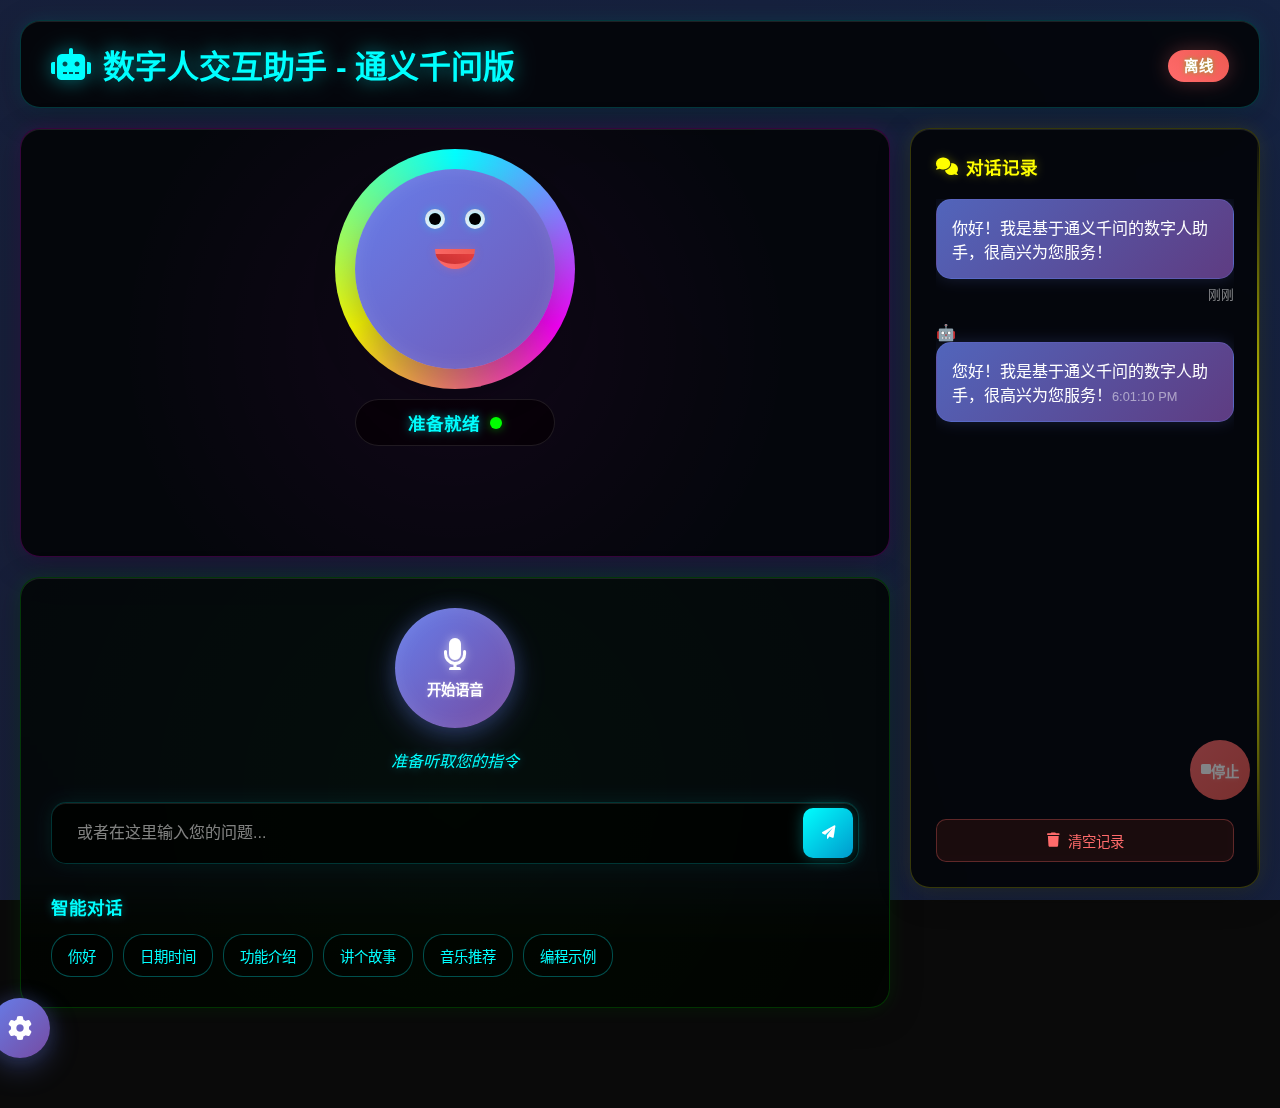
<file: digital_human_assistant/index.html>
<!DOCTYPE html>
<html lang="zh-CN">
<head>
    <meta charset="UTF-8">
    <meta name="viewport" content="width=device-width, initial-scale=1.0">
    <title>数字人交互助手 - 通义千问版</title>
    <link rel="stylesheet" href="styles.css">
    <link href="https://cdnjs.cloudflare.com/ajax/libs/font-awesome/6.0.0/css/all.min.css" rel="stylesheet">
</head>
<body>
    <div class="container">
        <!-- 头部 -->
        <header class="header">
            <h1><i class="fas fa-robot"></i> 数字人交互助手 - 通义千问版</h1>
            <div class="status-indicator">
                <span id="connectionStatus" class="status offline">离线</span>
            </div>
        </header>

        <!-- 主要内容区域 -->
        <main class="main-content">
            <!-- 数字人显示区域 -->
            <div class="digital-human-section">
                <div class="digital-human-container">
                    <div class="digital-human" id="digitalHuman">
                        <!-- 数字人头部 -->
                        <div class="avatar-container">
                            <div class="avatar">
                                <div class="face">
                                    <div class="eyes">
                                        <div class="eye left-eye">
                                            <div class="pupil"></div>
                                        </div>
                                        <div class="eye right-eye">
                                            <div class="pupil"></div>
                                        </div>
                                    </div>
                                    <div class="mouth" id="mouth">
                                        <div class="mouth-inner"></div>
                                    </div>
                                </div>
                            </div>
                        </div>
                        
                        <!-- 状态指示器 -->
                        <div class="human-status" id="humanStatus">
                            <span class="status-text">准备就绪</span>
                            <div class="pulse-indicator"></div>
                        </div>
                    </div>
                </div>

                <!-- 音频可视化 -->
                <div class="audio-visualizer" id="audioVisualizer">
                    <div class="bar"></div>
                    <div class="bar"></div>
                    <div class="bar"></div>
                    <div class="bar"></div>
                    <div class="bar"></div>
                </div>
            </div>

            <!-- 交互控制区域 -->
            <div class="interaction-section">
                <!-- 语音控制 -->
                <div class="voice-controls">
                    <button class="voice-btn" id="voiceBtn" title="点击开始语音交互">
                        <i class="fas fa-microphone"></i>
                        <span class="btn-text">点击说话</span>
                    </button>
                    <div class="voice-status" id="voiceStatus">
                        <span class="status-message">准备听取您的指令</span>
                    </div>
                </div>

                <!-- 文字输入区域 -->
                <div class="text-input-section">
                    <div class="input-group">
                        <input type="text" id="textInput" placeholder="或者在这里输入您的问题..." class="text-input">
                        <button class="send-btn" id="sendBtn">
                            <i class="fas fa-paper-plane"></i>
                        </button>
                    </div>
                </div>

                <!-- 快捷问题 -->
                <div class="quick-questions">
                    <h3>智能对话</h3>
                    <div class="question-buttons">
                        <button class="quick-btn" data-question="你好，请介绍一下自己">你好</button>
                        <button class="quick-btn" data-question="今天是几号？现在是什么季节？">日期时间</button>
                        <button class="quick-btn" data-question="你有什么功能？能帮我做什么？">功能介绍</button>
                        <button class="quick-btn" data-question="给我讲个有趣的故事">讲个故事</button>
                        <button class="quick-btn" data-question="推荐一首好听的歌曲">音乐推荐</button>
                        <button class="quick-btn" data-question="用Python写一个简单的计算器程序">编程示例</button>
                    </div>
                </div>
            </div>
        </main>

        <!-- 对话历史 -->
        <aside class="chat-history">
            <h3><i class="fas fa-comments"></i> 对话记录</h3>
            <div class="chat-messages" id="chatMessages">
                <div class="message system-message">
                    <div class="message-content">
                        <p>你好！我是基于通义千问的数字人助手，很高兴为您服务！</p>
                    </div>
                    <div class="message-time">刚刚</div>
                </div>
            </div>
            <button class="clear-history-btn" id="clearHistoryBtn">
                <i class="fas fa-trash"></i> 清空记录
            </button>
        </aside>

        <!-- 控制按钮区域 -->
        <div class="control-buttons">
            <button class="control-btn stop-btn" id="stopBtn" title="停止语音" disabled>
                <i class="fas fa-stop"></i>
                <span class="btn-text">停止</span>
            </button>
        </div>

        <!-- 设置面板 -->
        <div class="settings-panel" id="settingsPanel">
            <div class="settings-header">
                <h3><i class="fas fa-cog"></i> 设置</h3>
                <button class="close-settings" id="closeSettings">
                    <i class="fas fa-times"></i>
                </button>
            </div>
            <div class="settings-content">
                <div class="settings-tabs">
                    <button class="tab-btn active" onclick="showTab('voice')">语音设置</button>
                    <button class="tab-btn" onclick="showTab('ai')">AI设置</button>
                </div>
                
                <div class="tab-content active" id="voiceTab">
                    <div class="setting-group">
                        <label for="speechSpeed">语音语速</label>
                        <input type="range" id="speechSpeed" min="0.5" max="2" step="0.1" value="1">
                        <span id="speedValue">1.0</span>
                    </div>
                    <div class="setting-group">
                        <label for="speechPitch">语音音调</label>
                        <input type="range" id="speechPitch" min="0" max="2" step="0.1" value="1">
                        <span id="pitchValue">1.0</span>
                    </div>
                    <div class="setting-group">
                        <label for="speechVolume">语音音量</label>
                        <input type="range" id="speechVolume" min="0" max="1" step="0.1" value="0.8">
                        <span id="volumeValue">0.8</span>
                    </div>
                    <div class="setting-group">
                        <button class="test-voice-btn" id="testVoiceBtn">
                            <i class="fas fa-volume-up"></i> 测试语音
                        </button>
                    </div>
                    <div class="setting-group">
                        <label>TTS引擎状态</label>
                        <div class="tts-status" id="ttsStatus">
                            <span class="status-indicator" id="statusIndicator">●</span>
                            <span id="statusText">正常</span>
                        </div>
                        <button class="reset-tts-btn" id="resetTtsBtn">
                            <i class="fas fa-refresh"></i> 重置TTS引擎
                        </button>
                    </div>
                </div>
                
                <div class="tab-content" id="aiTab">
                    <div class="setting-group">
                        <label>AI模型</label>
                        <select id="aiModel">
                            <option value="qwen-turbo" selected>通义千问-Turbo</option>
                            <option value="qwen-plus">通义千问-Plus</option>
                            <option value="qwen-max">通义千问-Max</option>
                        </select>
                    </div>
                    <div class="setting-group">
                        <label for="temperature">创造性 (Temperature)</label>
                        <input type="range" id="temperature" min="0" max="1" step="0.1" value="0.7">
                        <span id="temperatureValue">0.7</span>
                    </div>
                    <div class="setting-group">
                        <label for="maxTokens">最大回复长度</label>
                        <input type="range" id="maxTokens" min="500" max="3000" step="100" value="1500">
                        <span id="maxTokensValue">1500</span>
                    </div>
                    <div class="setting-info">
                        <small><i class="fas fa-info-circle"></i> 更高的创造性可能产生更有趣但不太可预测的回答</small>
                    </div>
                </div>
            </div>
        </div>

        <!-- 设置按钮 -->
        <button class="settings-btn" id="settingsBtn" title="设置">
            <i class="fas fa-cog"></i>
        </button>
    </div>

    <!-- 脚本文件 -->
    <script src="speech-handler.js"></script>
    <script src="digital-human.js"></script>
    <script src="app.js"></script>
</body>
</html>
</file>
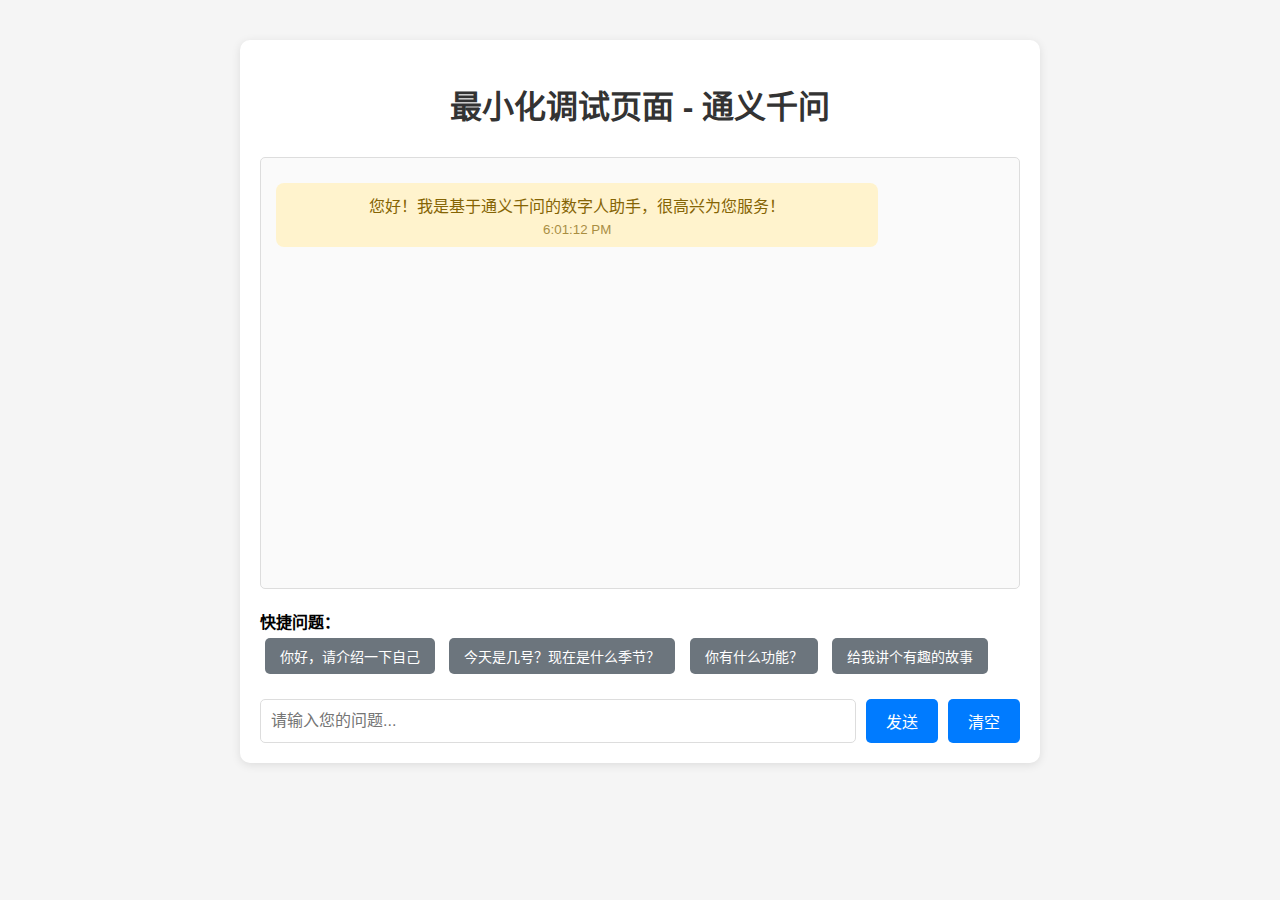
<file: digital_human_assistant/debug-minimal.html>
<!DOCTYPE html>
<html lang="zh-CN">
<head>
    <meta charset="UTF-8">
    <meta name="viewport" content="width=device-width, initial-scale=1.0">
    <title>最小化调试页面</title>
    <style>
        body {
            font-family: Arial, sans-serif;
            max-width: 800px;
            margin: 20px auto;
            padding: 20px;
            background-color: #f5f5f5;
        }
        .container {
            background: white;
            padding: 20px;
            border-radius: 10px;
            box-shadow: 0 2px 10px rgba(0,0,0,0.1);
        }
        h1 {
            color: #333;
            text-align: center;
            margin-bottom: 30px;
        }
        #chatMessages {
            height: 400px;
            border: 1px solid #ddd;
            border-radius: 5px;
            padding: 15px;
            overflow-y: auto;
            background: #fafafa;
            margin-bottom: 15px;
        }
        .message {
            margin: 10px 0;
            padding: 10px;
            border-radius: 8px;
            max-width: 80%;
        }
        .user-message {
            background: #007bff;
            color: white;
            margin-left: auto;
        }
        .assistant-message {
            background: #e9ecef;
            color: #333;
        }
        .system-message {
            background: #fff3cd;
            color: #856404;
            text-align: center;
        }
        .input-group {
            display: flex;
            gap: 10px;
        }
        #textInput {
            flex: 1;
            padding: 10px;
            border: 1px solid #ddd;
            border-radius: 5px;
            font-size: 16px;
        }
        button {
            background: #007bff;
            color: white;
            padding: 10px 20px;
            border: none;
            border-radius: 5px;
            font-size: 16px;
            cursor: pointer;
        }
        button:hover {
            background: #0056b3;
        }
        button:disabled {
            background: #ccc;
            cursor: not-allowed;
        }
        .quick-questions {
            margin: 20px 0;
        }
        .quick-btn {
            background: #6c757d;
            color: white;
            padding: 8px 15px;
            border: none;
            border-radius: 5px;
            margin: 5px;
            cursor: pointer;
            font-size: 14px;
        }
        .quick-btn:hover {
            background: #545b62;
        }
        .loading {
            color: #6c757d;
            font-style: italic;
        }
        .error {
            color: #dc3545;
            background: #f8d7da;
            border: 1px solid #f5c6cb;
            padding: 10px;
            border-radius: 5px;
            margin: 10px 0;
        }
    </style>
</head>
<body>
    <div class="container">
        <h1>最小化调试页面 - 通义千问</h1>
        
        <div id="chatMessages"></div>
        
        <div class="quick-questions">
            <strong>快捷问题：</strong><br>
            <button class="quick-btn" onclick="askQuestion('你好，请介绍一下自己')">你好，请介绍一下自己</button>
            <button class="quick-btn" onclick="askQuestion('今天是几号？现在是什么季节？')">今天是几号？现在是什么季节？</button>
            <button class="quick-btn" onclick="askQuestion('你有什么功能？能帮我做什么？')">你有什么功能？</button>
            <button class="quick-btn" onclick="askQuestion('给我讲个有趣的故事')">给我讲个有趣的故事</button>
        </div>
        
        <div class="input-group">
            <input type="text" id="textInput" placeholder="请输入您的问题..." onkeypress="handleKeyPress(event)">
            <button onclick="sendMessage()">发送</button>
            <button onclick="clearHistory()">清空</button>
        </div>
    </div>

    <script>
        // 简化的应用程序类
        class MinimalApp {
            constructor() {
                this.chatMessages = document.getElementById('chatMessages');
                this.textInput = document.getElementById('textInput');
                this.conversationHistory = [];
                
                // 添加欢迎消息
                this.addMessage('system', '您好！我是基于通义千问的数字人助手，很高兴为您服务！');
            }

            async processUserMessage(message) {
                try {
                    // 添加用户消息
                    this.addMessage('user', message);
                    
                    // 显示加载状态
                    const loadingId = this.addMessage('assistant', '正在思考中...', true);

                    // 调用API
                    const response = await this.callQwenAPI(message);
                    
                    // 移除加载消息
                    this.removeMessage(loadingId);
                    
                    // 添加回答
                    this.addMessage('assistant', response);

                } catch (error) {
                    console.error('处理消息失败:', error);
                    
                    // 移除加载消息
                    const loadingElements = this.chatMessages.querySelectorAll('.loading');
                    loadingElements.forEach(el => el.remove());
                    
                    // 显示错误
                    this.addMessage('assistant', '抱歉，我遇到了一些问题，请稍后再试。错误：' + error.message);
                }
            }

            async callQwenAPI(message) {
                // 添加到历史
                this.conversationHistory.push({
                    role: 'user',
                    content: message
                });

                // 保持历史长度
                if (this.conversationHistory.length > 20) {
                    this.conversationHistory = this.conversationHistory.slice(-20);
                }

                const requestBody = {
                    model: 'qwen-turbo',
                    messages: [
                        {
                            role: 'system',
                            content: '你是一个友善、专业的AI助手。请用简洁、自然的中文回答用户的问题。'
                        },
                        ...this.conversationHistory
                    ],
                    max_tokens: 1500,
                    temperature: 0.7
                };

                console.log('发送API请求:', requestBody);

                const response = await fetch('/api/qwen', {
                    method: 'POST',
                    headers: {
                        'Content-Type': 'application/json',
                    },
                    body: JSON.stringify(requestBody)
                });

                if (!response.ok) {
                    const errorText = await response.text();
                    throw new Error(`API请求失败: ${response.status} - ${errorText}`);
                }

                const data = await response.json();
                console.log('API响应:', data);

                if (data.error) {
                    throw new Error(data.error.message || 'API返回错误');
                }

                const assistantMessage = data.choices?.[0]?.message?.content;
                if (!assistantMessage) {
                    throw new Error('API返回的响应格式不正确');
                }

                // 添加到历史
                this.conversationHistory.push({
                    role: 'assistant',
                    content: assistantMessage
                });

                return assistantMessage;
            }

            addMessage(type, content, isLoading = false) {
                const messageDiv = document.createElement('div');
                const messageId = 'msg_' + Date.now() + '_' + Math.random().toString(36).substr(2, 9);
                messageDiv.id = messageId;
                messageDiv.className = `message ${type}-message`;
                if (isLoading) messageDiv.classList.add('loading');
                
                messageDiv.textContent = content;
                
                // 添加时间戳
                if (!isLoading) {
                    const timeSpan = document.createElement('small');
                    timeSpan.style.display = 'block';
                    timeSpan.style.marginTop = '5px';
                    timeSpan.style.opacity = '0.7';
                    timeSpan.textContent = new Date().toLocaleTimeString();
                    messageDiv.appendChild(timeSpan);
                }
                
                this.chatMessages.appendChild(messageDiv);
                this.chatMessages.scrollTop = this.chatMessages.scrollHeight;
                
                return messageId;
            }

            removeMessage(messageId) {
                const messageElement = document.getElementById(messageId);
                if (messageElement) {
                    messageElement.remove();
                }
            }

            clearHistory() {
                this.chatMessages.innerHTML = '';
                this.conversationHistory = [];
                this.addMessage('system', '聊天记录已清空');
            }
        }

        // 初始化应用
        const app = new MinimalApp();

        // 全局函数
        function sendMessage() {
            const message = app.textInput.value.trim();
            if (message) {
                app.textInput.value = '';
                app.processUserMessage(message);
            }
        }

        function askQuestion(question) {
            app.processUserMessage(question);
        }

        function clearHistory() {
            app.clearHistory();
        }

        function handleKeyPress(event) {
            if (event.key === 'Enter') {
                sendMessage();
            }
        }

        // 错误处理
        window.addEventListener('error', (event) => {
            console.error('JavaScript错误:', event.error);
            // 不显示错误给用户，只在控制台记录
        });

        window.addEventListener('unhandledrejection', (event) => {
            console.error('Promise错误:', event.reason);
            event.preventDefault();
        });
    </script>
</body>
</html>
</file>
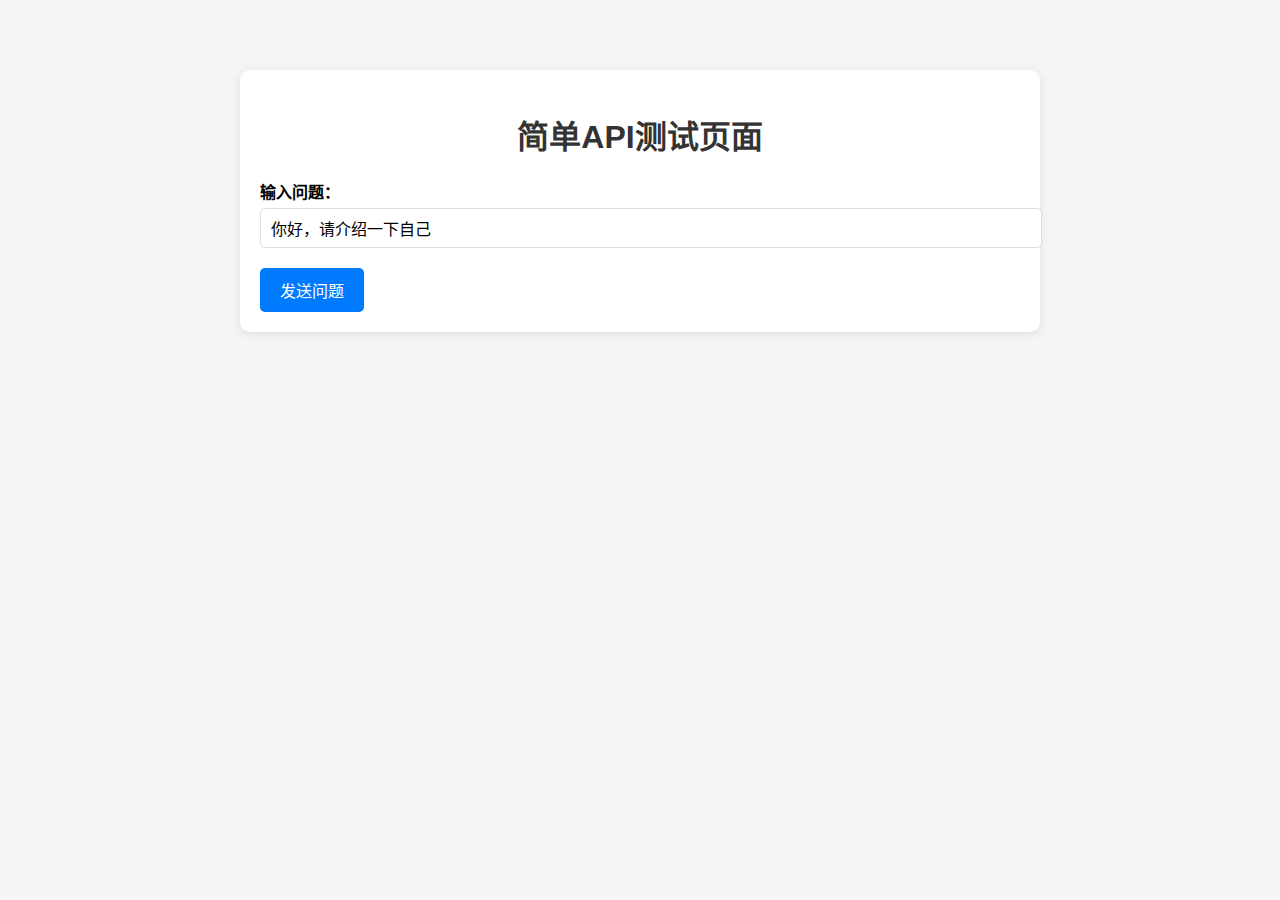
<file: digital_human_assistant/test-simple.html>
<!DOCTYPE html>
<html lang="zh-CN">
<head>
    <meta charset="UTF-8">
    <meta name="viewport" content="width=device-width, initial-scale=1.0">
    <title>简单API测试</title>
    <style>
        body {
            font-family: Arial, sans-serif;
            max-width: 800px;
            margin: 50px auto;
            padding: 20px;
            background-color: #f5f5f5;
        }
        .container {
            background: white;
            padding: 20px;
            border-radius: 10px;
            box-shadow: 0 2px 10px rgba(0,0,0,0.1);
        }
        h1 {
            color: #333;
            text-align: center;
        }
        .input-group {
            margin: 20px 0;
        }
        label {
            display: block;
            margin-bottom: 5px;
            font-weight: bold;
        }
        input[type="text"] {
            width: 100%;
            padding: 10px;
            border: 1px solid #ddd;
            border-radius: 5px;
            font-size: 16px;
        }
        button {
            background: #007bff;
            color: white;
            padding: 10px 20px;
            border: none;
            border-radius: 5px;
            font-size: 16px;
            cursor: pointer;
        }
        button:hover {
            background: #0056b3;
        }
        button:disabled {
            background: #ccc;
            cursor: not-allowed;
        }
        .response {
            margin-top: 20px;
            padding: 15px;
            border-radius: 5px;
            background: #f8f9fa;
            border-left: 4px solid #007bff;
        }
        .error {
            background: #f8d7da;
            border-left-color: #dc3545;
            color: #721c24;
        }
        .loading {
            color: #6c757d;
            font-style: italic;
        }
    </style>
</head>
<body>
    <div class="container">
        <h1>简单API测试页面</h1>
        <div class="input-group">
            <label for="question">输入问题：</label>
            <input type="text" id="question" placeholder="请输入您的问题..." value="你好，请介绍一下自己">
        </div>
        <button id="sendBtn" onclick="sendQuestion()">发送问题</button>
        <div id="response" class="response" style="display: none;"></div>
    </div>

    <script>
        async function sendQuestion() {
            const questionInput = document.getElementById('question');
            const responseDiv = document.getElementById('response');
            const sendBtn = document.getElementById('sendBtn');
            
            const question = questionInput.value.trim();
            if (!question) {
                alert('请输入问题');
                return;
            }
            
            // 显示加载状态
            responseDiv.style.display = 'block';
            responseDiv.className = 'response loading';
            responseDiv.textContent = '正在获取回答...';
            sendBtn.disabled = true;
            
            try {
                console.log('发送问题:', question);
                
                const response = await fetch('/api/qwen', {
                    method: 'POST',
                    headers: {
                        'Content-Type': 'application/json',
                    },
                    body: JSON.stringify({
                        messages: [
                            {
                                role: 'user',
                                content: question
                            }
                        ]
                    })
                });
                
                console.log('响应状态:', response.status);
                
                if (!response.ok) {
                    const errorText = await response.text();
                    throw new Error(`API请求失败: ${response.status} - ${errorText}`);
                }
                
                const data = await response.json();
                console.log('响应数据:', data);
                
                if (data.error) {
                    throw new Error(data.error.message || 'API返回错误');
                }
                
                const answer = data.choices?.[0]?.message?.content;
                if (!answer) {
                    throw new Error('API返回的响应格式不正确');
                }
                
                // 显示回答
                responseDiv.className = 'response';
                responseDiv.textContent = answer;
                
            } catch (error) {
                console.error('错误:', error);
                responseDiv.className = 'response error';
                responseDiv.textContent = '错误: ' + error.message;
            } finally {
                sendBtn.disabled = false;
            }
        }
        
        // 回车键发送
        document.getElementById('question').addEventListener('keypress', function(e) {
            if (e.key === 'Enter') {
                sendQuestion();
            }
        });
    </script>
</body>
</html>
</file>
<file: digital_human_assistant/styles.css>
/* 全局样式 */
* {
    margin: 0;
    padding: 0;
    box-sizing: border-box;
}

body {
    font-family: -apple-system, BlinkMacSystemFont, 'Segoe UI', Roboto, 'Helvetica Neue', Arial, sans-serif;
    background: #0a0a0a;
    min-height: 100vh;
    color: #fff;
    overflow-x: hidden;
    position: relative;
}

/* 动态背景 */
body::before {
    content: '';
    position: fixed;
    top: 0;
    left: 0;
    width: 100%;
    height: 100%;
    background: linear-gradient(45deg, #1a1a2e, #16213e, #0f3460);
    background-size: 400% 400%;
    animation: gradientShift 15s ease infinite;
    z-index: -2;
}

/* 粒子背景容器 */
.particles-bg {
    position: fixed;
    top: 0;
    left: 0;
    width: 100%;
    height: 100%;
    z-index: -1;
    opacity: 0.3;
}

@keyframes gradientShift {
    0% { background-position: 0% 50%; }
    50% { background-position: 100% 50%; }
    100% { background-position: 0% 50%; }
}

.container {
    max-width: 1400px;
    margin: 0 auto;
    padding: 20px;
    min-height: 100vh;
    display: grid;
    grid-template-columns: 1fr 350px;
    grid-template-rows: auto 1fr;
    gap: 20px;
    grid-template-areas: 
        "header header"
        "main chat";
    position: relative;
    z-index: 1;
}

/* 头部样式 */
.header {
    grid-area: header;
    background: rgba(0, 0, 0, 0.8);
    backdrop-filter: blur(20px);
    border-radius: 20px;
    padding: 20px 30px;
    display: flex;
    justify-content: space-between;
    align-items: center;
    box-shadow: 
        0 8px 32px rgba(0, 0, 0, 0.3),
        0 0 20px rgba(0, 255, 255, 0.1),
        inset 0 1px 0 rgba(255, 255, 255, 0.1);
    border: 1px solid rgba(0, 255, 255, 0.2);
    position: relative;
    overflow: hidden;
}

.header::before {
    content: '';
    position: absolute;
    top: 0;
    left: -100%;
    width: 100%;
    height: 100%;
    background: linear-gradient(90deg, transparent, rgba(0, 255, 255, 0.1), transparent);
    animation: shimmer 3s linear infinite;
}

@keyframes shimmer {
    0% { left: -100%; }
    100% { left: 100%; }
}

.header h1 {
    font-size: 2rem;
    font-weight: 700;
    color: #00ffff;
    display: flex;
    align-items: center;
    gap: 12px;
    text-shadow: 0 0 20px rgba(0, 255, 255, 0.5);
    animation: textGlow 2s ease-in-out infinite alternate;
}

@keyframes textGlow {
    from { text-shadow: 0 0 20px rgba(0, 255, 255, 0.5), 0 0 30px rgba(0, 255, 255, 0.3); }
    to { text-shadow: 0 0 30px rgba(0, 255, 255, 0.8), 0 0 40px rgba(0, 255, 255, 0.5); }
}

.header h1 i {
    color: #00ffff;
    animation: robotPulse 2s ease-in-out infinite;
}

@keyframes robotPulse {
    0%, 100% { transform: scale(1) rotateZ(0deg); }
    50% { transform: scale(1.1) rotateZ(5deg); }
}

.status-indicator .status {
    padding: 8px 16px;
    border-radius: 25px;
    font-size: 0.9rem;
    font-weight: 600;
    text-transform: uppercase;
    letter-spacing: 0.5px;
    box-shadow: 0 0 15px rgba(0, 0, 0, 0.3);
    position: relative;
    overflow: hidden;
}

.status.offline {
    background: linear-gradient(45deg, #ff6b6b, #ee5a52);
    color: #fff;
    box-shadow: 0 0 20px rgba(255, 107, 107, 0.3);
}

.status.online {
    background: linear-gradient(45deg, #51cf66, #40c057);
    color: #fff;
    box-shadow: 0 0 20px rgba(81, 207, 102, 0.3);
    animation: statusPulse 2s ease-in-out infinite;
}

@keyframes statusPulse {
    0%, 100% { box-shadow: 0 0 20px rgba(81, 207, 102, 0.3); }
    50% { box-shadow: 0 0 30px rgba(81, 207, 102, 0.6); }
}

/* 主要内容区域 */
.main-content {
    grid-area: main;
    display: flex;
    flex-direction: column;
    gap: 20px;
}

/* 数字人区域 */
.digital-human-section {
    background: rgba(0, 0, 0, 0.8);
    backdrop-filter: blur(20px);
    border-radius: 20px;
    padding: 40px;
    text-align: center;
    box-shadow: 
        0 8px 32px rgba(0, 0, 0, 0.3),
        0 0 20px rgba(255, 0, 255, 0.1),
        inset 0 1px 0 rgba(255, 255, 255, 0.1);
    border: 1px solid rgba(255, 0, 255, 0.2);
    flex: 1;
    display: flex;
    flex-direction: column;
    justify-content: center;
    align-items: center;
    position: relative;
    overflow: hidden;
}

.digital-human-section::before {
    content: '';
    position: absolute;
    top: 0;
    left: 0;
    width: 100%;
    height: 100%;
    background: radial-gradient(circle at center, rgba(255, 0, 255, 0.05), transparent 70%);
    animation: breatheBackground 4s ease-in-out infinite;
}

@keyframes breatheBackground {
    0%, 100% { opacity: 0.5; transform: scale(1); }
    50% { opacity: 0.8; transform: scale(1.05); }
}

.digital-human-container {
    position: relative;
    z-index: 2;
}

/* 数字人头像 */
.avatar-container {
    margin-bottom: 30px;
    position: relative;
}

.avatar-container::before {
    content: '';
    position: absolute;
    top: -20px;
    left: -20px;
    right: -20px;
    bottom: -20px;
    border-radius: 50%;
    background: conic-gradient(from 0deg, #00ffff, #ff00ff, #ffff00, #00ffff);
    animation: rotate 4s linear infinite;
    z-index: -1;
}

@keyframes rotate {
    from { transform: rotate(0deg); }
    to { transform: rotate(360deg); }
}

.avatar {
    width: 200px;
    height: 200px;
    border-radius: 50%;
    background: linear-gradient(135deg, #667eea, #764ba2, #f093fb, #f5576c);
    background-size: 400% 400%;
    display: flex;
    align-items: center;
    justify-content: center;
    position: relative;
    box-shadow: 
        0 20px 40px rgba(0, 0, 0, 0.3),
        0 0 30px rgba(255, 255, 255, 0.1),
        inset 0 0 20px rgba(255, 255, 255, 0.1);
    transition: all 0.3s ease;
    animation: breathe 4s ease-in-out infinite, gradientShift 8s ease infinite;
    z-index: 1;
}

@keyframes breathe {
    0%, 100% { transform: scale(1); }
    50% { transform: scale(1.05); }
}

.face {
    position: relative;
    width: 120px;
    height: 120px;
}

/* 眼睛 */
.eyes {
    display: flex;
    gap: 20px;
    margin-bottom: 20px;
    justify-content: center;
}

.eye {
    width: 20px;
    height: 20px;
    background: rgba(255, 255, 255, 0.9);
    border-radius: 50%;
    position: relative;
    display: flex;
    align-items: center;
    justify-content: center;
    box-shadow: 
        inset 0 2px 4px rgba(0, 0, 0, 0.1),
        0 0 10px rgba(0, 255, 255, 0.3);
    animation: eyeGlow 3s ease-in-out infinite alternate;
}

@keyframes eyeGlow {
    from { box-shadow: inset 0 2px 4px rgba(0, 0, 0, 0.1), 0 0 10px rgba(0, 255, 255, 0.3); }
    to { box-shadow: inset 0 2px 4px rgba(0, 0, 0, 0.1), 0 0 20px rgba(0, 255, 255, 0.6); }
}

.pupil {
    width: 12px;
    height: 12px;
    background: #000;
    border-radius: 50%;
    transition: all 0.3s ease;
    box-shadow: 0 0 5px rgba(0, 255, 255, 0.5);
}

/* 嘴巴 */
.mouth {
    width: 40px;
    height: 20px;
    background: linear-gradient(45deg, #ff6b6b, #ee5a52);
    border-radius: 0 0 40px 40px;
    margin: 0 auto;
    position: relative;
    overflow: hidden;
    transition: all 0.3s ease;
    box-shadow: 0 0 10px rgba(255, 107, 107, 0.3);
}

.mouth-inner {
    width: 100%;
    height: 100%;
    background: linear-gradient(45deg, #c53030, #e53e3e);
    border-radius: inherit;
    transform: scaleY(0.5);
    transition: all 0.3s ease;
}

/* 嘴巴说话动画 */
.mouth.talking {
    animation: mouthTalk 0.2s ease-in-out infinite alternate;
    box-shadow: 0 0 20px rgba(255, 107, 107, 0.6);
}

@keyframes mouthTalk {
    0% { transform: scaleY(1); }
    100% { transform: scaleY(1.5); height: 30px; }
}

/* 眨眼动画 */
.eye.blinking {
    animation: blink 0.3s ease-in-out;
}

@keyframes blink {
    0%, 100% { transform: scaleY(1); }
    50% { transform: scaleY(0.1); }
}

/* 状态指示器 */
.human-status {
    display: flex;
    align-items: center;
    gap: 10px;
    justify-content: center;
    margin-bottom: 20px;
    padding: 10px 20px;
    background: rgba(0, 0, 0, 0.3);
    border-radius: 25px;
    backdrop-filter: blur(10px);
    border: 1px solid rgba(255, 255, 255, 0.1);
}

.status-text {
    font-size: 1.1rem;
    font-weight: 600;
    color: #00ffff;
    text-shadow: 0 0 10px rgba(0, 255, 255, 0.5);
}

.pulse-indicator {
    width: 12px;
    height: 12px;
    border-radius: 50%;
    background: #00ff00;
    animation: pulse 2s ease-in-out infinite;
    box-shadow: 0 0 10px rgba(0, 255, 0, 0.5);
}

@keyframes pulse {
    0% { 
        transform: scale(1);
        opacity: 1;
        box-shadow: 0 0 10px rgba(0, 255, 0, 0.5);
    }
    50% { 
        transform: scale(1.2);
        opacity: 0.7;
        box-shadow: 0 0 20px rgba(0, 255, 0, 0.8);
    }
    100% { 
        transform: scale(1);
        opacity: 1;
        box-shadow: 0 0 10px rgba(0, 255, 0, 0.5);
    }
}

/* 音频可视化 */
.audio-visualizer {
    display: flex;
    gap: 5px;
    justify-content: center;
    align-items: end;
    height: 50px;
    opacity: 0;
    transition: opacity 0.3s ease;
}

.audio-visualizer.active {
    opacity: 1;
}

.audio-visualizer .bar {
    width: 6px;
    height: 10px;
    background: linear-gradient(to top, #00ffff, #ff00ff);
    border-radius: 3px;
    animation: audioWave 1s ease-in-out infinite;
    box-shadow: 0 0 10px rgba(0, 255, 255, 0.5);
}

.audio-visualizer .bar:nth-child(1) { animation-delay: 0s; }
.audio-visualizer .bar:nth-child(2) { animation-delay: 0.1s; }
.audio-visualizer .bar:nth-child(3) { animation-delay: 0.2s; }
.audio-visualizer .bar:nth-child(4) { animation-delay: 0.3s; }
.audio-visualizer .bar:nth-child(5) { animation-delay: 0.4s; }

@keyframes audioWave {
    0%, 100% { 
        height: 10px; 
        box-shadow: 0 0 10px rgba(0, 255, 255, 0.5);
    }
    50% { 
        height: 40px; 
        box-shadow: 0 0 20px rgba(0, 255, 255, 0.8);
    }
}

/* 交互控制区域 */
.interaction-section {
    background: rgba(0, 0, 0, 0.8);
    backdrop-filter: blur(20px);
    border-radius: 20px;
    padding: 30px;
    box-shadow: 
        0 8px 32px rgba(0, 0, 0, 0.3),
        0 0 20px rgba(0, 255, 0, 0.1),
        inset 0 1px 0 rgba(255, 255, 255, 0.1);
    border: 1px solid rgba(0, 255, 0, 0.2);
    position: relative;
    overflow: hidden;
}

.interaction-section::before {
    content: '';
    position: absolute;
    top: -50%;
    left: -50%;
    width: 200%;
    height: 200%;
    background: radial-gradient(circle, rgba(0, 255, 0, 0.03), transparent 70%);
    animation: rotateBackground 20s linear infinite;
    z-index: -1;
}

@keyframes rotateBackground {
    from { transform: rotate(0deg); }
    to { transform: rotate(360deg); }
}

/* 语音控制 */
.voice-controls {
    text-align: center;
    margin-bottom: 30px;
}

.voice-btn {
    width: 120px;
    height: 120px;
    border-radius: 50%;
    border: none;
    background: linear-gradient(135deg, #667eea 0%, #764ba2 100%);
    color: white;
    cursor: pointer;
    display: flex;
    flex-direction: column;
    align-items: center;
    justify-content: center;
    gap: 8px;
    transition: all 0.3s ease;
    box-shadow: 
        0 10px 30px rgba(102, 126, 234, 0.3),
        0 0 20px rgba(102, 126, 234, 0.2),
        inset 0 0 20px rgba(255, 255, 255, 0.1);
    margin: 0 auto 20px;
    position: relative;
    overflow: hidden;
}

.voice-btn::before {
    content: '';
    position: absolute;
    top: 0;
    left: 0;
    width: 100%;
    height: 100%;
    background: radial-gradient(circle at center, rgba(255, 255, 255, 0.1), transparent 70%);
    opacity: 0;
    transition: opacity 0.3s ease;
}

.voice-btn:hover {
    transform: translateY(-5px) scale(1.05);
    box-shadow: 
        0 20px 50px rgba(102, 126, 234, 0.4),
        0 0 30px rgba(102, 126, 234, 0.3),
        inset 0 0 30px rgba(255, 255, 255, 0.2);
}

.voice-btn:hover::before {
    opacity: 1;
}

.voice-btn:active {
    transform: translateY(-2px) scale(0.98);
}

.voice-btn.listening {
    background: linear-gradient(135deg, #f093fb 0%, #f5576c 100%);
    animation: listeningPulse 1s ease-in-out infinite, rotate 4s linear infinite;
    box-shadow: 
        0 15px 40px rgba(240, 147, 251, 0.4),
        0 0 40px rgba(240, 147, 251, 0.6),
        inset 0 0 30px rgba(255, 255, 255, 0.2);
}

@keyframes listeningPulse {
    0%, 100% { 
        transform: scale(1);
        box-shadow: 
            0 15px 40px rgba(240, 147, 251, 0.4),
            0 0 40px rgba(240, 147, 251, 0.6);
    }
    50% { 
        transform: scale(1.1);
        box-shadow: 
            0 20px 60px rgba(240, 147, 251, 0.6),
            0 0 60px rgba(240, 147, 251, 0.8);
    }
}

.voice-btn i {
    font-size: 2rem;
    text-shadow: 0 0 10px rgba(255, 255, 255, 0.5);
}

.btn-text {
    font-size: 0.9rem;
    font-weight: 600;
    text-shadow: 0 0 5px rgba(255, 255, 255, 0.3);
}

.voice-status {
    margin-top: 15px;
}

.status-message {
    color: #00ffff;
    font-style: italic;
    text-shadow: 0 0 10px rgba(0, 255, 255, 0.3);
}

/* 文字输入 */
.text-input-section {
    margin-bottom: 30px;
}

.input-group {
    display: flex;
    gap: 10px;
    background: rgba(0, 0, 0, 0.5);
    border-radius: 15px;
    padding: 5px;
    box-shadow: 
        0 2px 10px rgba(0, 0, 0, 0.3),
        0 0 20px rgba(0, 255, 255, 0.1),
        inset 0 1px 0 rgba(255, 255, 255, 0.1);
    border: 1px solid rgba(0, 255, 255, 0.2);
    backdrop-filter: blur(10px);
}

.text-input {
    flex: 1;
    border: none;
    outline: none;
    padding: 15px 20px;
    font-size: 1rem;
    border-radius: 10px;
    background: transparent;
    color: #fff;
    placeholder-color: rgba(255, 255, 255, 0.5);
}

.text-input::placeholder {
    color: rgba(255, 255, 255, 0.5);
}

.text-input:focus {
    box-shadow: 0 0 20px rgba(0, 255, 255, 0.3);
}

.send-btn {
    width: 50px;
    height: 50px;
    border-radius: 10px;
    border: none;
    background: linear-gradient(135deg, #00ffff, #0099cc);
    color: white;
    cursor: pointer;
    display: flex;
    align-items: center;
    justify-content: center;
    transition: all 0.3s ease;
    box-shadow: 0 0 15px rgba(0, 255, 255, 0.3);
    position: relative;
    overflow: hidden;
}

.send-btn::before {
    content: '';
    position: absolute;
    top: 0;
    left: -100%;
    width: 100%;
    height: 100%;
    background: linear-gradient(90deg, transparent, rgba(255, 255, 255, 0.2), transparent);
    transition: left 0.5s ease;
}

.send-btn:hover {
    background: linear-gradient(135deg, #0099cc, #0077aa);
    transform: translateY(-2px) scale(1.05);
    box-shadow: 0 5px 20px rgba(0, 255, 255, 0.4);
}

.send-btn:hover::before {
    left: 100%;
}

/* 快捷问题 */
.quick-questions h3 {
    margin-bottom: 15px;
    color: #00ffff;
    font-size: 1.1rem;
    text-shadow: 0 0 10px rgba(0, 255, 255, 0.3);
}

.question-buttons {
    display: flex;
    flex-wrap: wrap;
    gap: 10px;
}

.quick-btn {
    padding: 10px 16px;
    border: 1px solid rgba(0, 255, 255, 0.3);
    border-radius: 20px;
    background: rgba(0, 0, 0, 0.3);
    color: #00ffff;
    cursor: pointer;
    transition: all 0.3s ease;
    font-size: 0.9rem;
    backdrop-filter: blur(5px);
    position: relative;
    overflow: hidden;
}

.quick-btn::before {
    content: '';
    position: absolute;
    top: 0;
    left: -100%;
    width: 100%;
    height: 100%;
    background: linear-gradient(90deg, transparent, rgba(0, 255, 255, 0.1), transparent);
    transition: left 0.3s ease;
}

.quick-btn:hover {
    background: rgba(0, 255, 255, 0.1);
    color: #fff;
    border-color: #00ffff;
    transform: translateY(-2px);
    box-shadow: 0 5px 15px rgba(0, 255, 255, 0.2);
}

.quick-btn:hover::before {
    left: 100%;
}

/* 对话历史 */
.chat-history {
    grid-area: chat;
    background: rgba(0, 0, 0, 0.8);
    backdrop-filter: blur(20px);
    border-radius: 20px;
    padding: 25px;
    box-shadow: 
        0 8px 32px rgba(0, 0, 0, 0.3),
        0 0 20px rgba(255, 255, 0, 0.1),
        inset 0 1px 0 rgba(255, 255, 255, 0.1);
    border: 1px solid rgba(255, 255, 0, 0.2);
    display: flex;
    flex-direction: column;
    max-height: calc(100vh - 140px);
    position: relative;
    overflow: hidden;
}

.chat-history::before {
    content: '';
    position: absolute;
    top: 0;
    right: 0;
    width: 2px;
    height: 100%;
    background: linear-gradient(to bottom, transparent, #ffff00, transparent);
    animation: borderFlow 3s ease-in-out infinite;
}

@keyframes borderFlow {
    0%, 100% { opacity: 0.3; }
    50% { opacity: 0.8; }
}

.chat-history h3 {
    margin-bottom: 20px;
    color: #ffff00;
    font-size: 1.1rem;
    display: flex;
    align-items: center;
    gap: 8px;
    text-shadow: 0 0 10px rgba(255, 255, 0, 0.3);
}

.chat-messages {
    flex: 1;
    overflow-y: auto;
    margin-bottom: 20px;
    max-height: calc(100vh - 240px);
    scrollbar-width: thin;
    scrollbar-color: rgba(255, 255, 0, 0.3) transparent;
}

.message {
    margin-bottom: 20px;
    animation: messageSlideIn 0.5s ease-out;
    position: relative;
}

@keyframes messageSlideIn {
    from {
        opacity: 0;
        transform: translateX(-30px);
    }
    to {
        opacity: 1;
        transform: translateX(0);
    }
}

.message-content {
    padding: 15px;
    border-radius: 15px;
    margin-bottom: 5px;
    word-wrap: break-word;
    position: relative;
    overflow: hidden;
    backdrop-filter: blur(10px);
}

.message-content::before {
    content: '';
    position: absolute;
    top: 0;
    left: -100%;
    width: 100%;
    height: 100%;
    background: linear-gradient(90deg, transparent, rgba(255, 255, 255, 0.1), transparent);
    animation: messageShimmer 3s linear infinite;
}

@keyframes messageShimmer {
    0% { left: -100%; }
    100% { left: 100%; }
}

.system-message .message-content {
    background: linear-gradient(135deg, rgba(102, 126, 234, 0.8), rgba(118, 75, 162, 0.8));
    color: white;
    border: 1px solid rgba(102, 126, 234, 0.3);
    box-shadow: 0 0 15px rgba(102, 126, 234, 0.2);
}

.user-message .message-content {
    background: rgba(0, 255, 255, 0.1);
    color: #00ffff;
    margin-left: 20px;
    border: 1px solid rgba(0, 255, 255, 0.3);
    box-shadow: 0 0 15px rgba(0, 255, 255, 0.1);
}

.assistant-message .message-content {
    background: rgba(0, 255, 0, 0.1);
    color: #00ff00;
    margin-right: 20px;
    border: 1px solid rgba(0, 255, 0, 0.3);
    box-shadow: 0 0 15px rgba(0, 255, 0, 0.1);
}

.message-time {
    font-size: 0.8rem;
    color: rgba(255, 255, 255, 0.5);
    text-align: right;
}

.clear-history-btn {
    padding: 10px;
    border: 1px solid rgba(255, 107, 107, 0.3);
    border-radius: 10px;
    background: rgba(255, 107, 107, 0.1);
    color: #ff6b6b;
    cursor: pointer;
    transition: all 0.3s ease;
    font-size: 0.9rem;
    display: flex;
    align-items: center;
    justify-content: center;
    gap: 8px;
    backdrop-filter: blur(5px);
}

.clear-history-btn:hover {
    background: rgba(255, 107, 107, 0.2);
    border-color: #ff6b6b;
    transform: translateY(-2px);
    box-shadow: 0 5px 15px rgba(255, 107, 107, 0.2);
}

/* 控制按钮区域 */
.control-buttons {
    position: fixed;
    bottom: 100px;
    right: 30px;
    display: flex;
    flex-direction: column;
    gap: 15px;
    z-index: 999;
}

.control-btn {
    width: 60px;
    height: 60px;
    border-radius: 50%;
    border: none;
    color: white;
    cursor: pointer;
    display: flex;
    align-items: center;
    justify-content: center;
    transition: all 0.3s ease;
    position: relative;
    overflow: hidden;
}

.stop-btn {
    background: linear-gradient(135deg, #ff6b6b, #ee5a52);
    box-shadow: 0 10px 30px rgba(255, 107, 107, 0.3);
}

.stop-btn:hover:not(:disabled) {
    transform: translateY(-3px) scale(1.1);
    box-shadow: 0 15px 40px rgba(255, 107, 107, 0.4);
}

.stop-btn:disabled {
    opacity: 0.5;
    cursor: not-allowed;
    transform: none;
    box-shadow: none;
}

/* 设置面板 */
.settings-panel {
    position: fixed;
    top: 50%;
    left: 50%;
    transform: translate(-50%, -50%) scale(0);
    width: 400px;
    background: rgba(0, 0, 0, 0.9);
    backdrop-filter: blur(20px);
    border-radius: 20px;
    padding: 0;
    box-shadow: 
        0 20px 60px rgba(0, 0, 0, 0.5),
        0 0 30px rgba(0, 255, 255, 0.2),
        inset 0 1px 0 rgba(255, 255, 255, 0.1);
    border: 1px solid rgba(0, 255, 255, 0.3);
    z-index: 1000;
    opacity: 0;
    transition: all 0.3s cubic-bezier(0.34, 1.56, 0.64, 1);
}

.settings-panel.show {
    transform: translate(-50%, -50%) scale(1);
    opacity: 1;
}

.settings-header {
    padding: 25px;
    border-bottom: 1px solid rgba(0, 255, 255, 0.2);
    display: flex;
    justify-content: space-between;
    align-items: center;
    background: linear-gradient(90deg, rgba(0, 255, 255, 0.05), transparent);
}

.settings-header h3 {
    color: #00ffff;
    font-size: 1.2rem;
    display: flex;
    align-items: center;
    gap: 10px;
    text-shadow: 0 0 10px rgba(0, 255, 255, 0.3);
}

.close-settings {
    width: 35px;
    height: 35px;
    border-radius: 50%;
    border: none;
    background: rgba(255, 255, 255, 0.1);
    color: rgba(255, 255, 255, 0.7);
    cursor: pointer;
    display: flex;
    align-items: center;
    justify-content: center;
    transition: all 0.3s ease;
    backdrop-filter: blur(5px);
}

.close-settings:hover {
    background: rgba(255, 255, 255, 0.2);
    color: #fff;
    transform: rotate(90deg);
}

.settings-content {
    padding: 25px;
}

.settings-tabs {
    display: flex;
    gap: 10px;
    margin-bottom: 25px;
}

.tab-btn {
    flex: 1;
    padding: 10px;
    border: 1px solid rgba(0, 255, 255, 0.3);
    border-radius: 10px;
    background: transparent;
    color: rgba(255, 255, 255, 0.7);
    cursor: pointer;
    transition: all 0.3s ease;
    font-size: 0.9rem;
}

.tab-btn.active,
.tab-btn:hover {
    background: rgba(0, 255, 255, 0.1);
    color: #00ffff;
    border-color: #00ffff;
    box-shadow: 0 0 15px rgba(0, 255, 255, 0.2);
}

.tab-content {
    display: none;
}

.tab-content.active {
    display: block;
    animation: fadeIn 0.3s ease;
}

@keyframes fadeIn {
    from { opacity: 0; transform: translateY(10px); }
    to { opacity: 1; transform: translateY(0); }
}

.setting-group {
    margin-bottom: 25px;
}

.setting-group label {
    display: block;
    margin-bottom: 10px;
    color: #00ffff;
    font-weight: 600;
    text-shadow: 0 0 5px rgba(0, 255, 255, 0.3);
}

.setting-group input[type="range"] {
    width: 100%;
    margin-bottom: 5px;
    background: transparent;
    -webkit-appearance: none;
    height: 6px;
    border-radius: 3px;
    background: linear-gradient(to right, #00ffff, #0099cc);
    outline: none;
}

.setting-group input[type="range"]::-webkit-slider-thumb {
    -webkit-appearance: none;
    width: 18px;
    height: 18px;
    border-radius: 50%;
    background: #00ffff;
    box-shadow: 0 0 10px rgba(0, 255, 255, 0.5);
    cursor: pointer;
}

.setting-group input[type="range"]::-moz-range-thumb {
    width: 18px;
    height: 18px;
    border-radius: 50%;
    background: #00ffff;
    box-shadow: 0 0 10px rgba(0, 255, 255, 0.5);
    cursor: pointer;
    border: none;
}

.setting-group span {
    font-size: 0.9rem;
    color: rgba(255, 255, 255, 0.7);
    float: right;
}

.setting-group select {
    width: 100%;
    padding: 10px;
    border: 1px solid rgba(0, 255, 255, 0.3);
    border-radius: 8px;
    background: rgba(0, 0, 0, 0.5);
    color: #fff;
    backdrop-filter: blur(5px);
}

.test-voice-btn {
    width: 100%;
    padding: 12px;
    border: 1px solid #00ffff;
    border-radius: 10px;
    background: linear-gradient(135deg, #00ffff, #0099cc);
    color: white;
    cursor: pointer;
    transition: all 0.3s ease;
    font-size: 0.9rem;
    display: flex;
    align-items: center;
    justify-content: center;
    gap: 8px;
    box-shadow: 0 0 15px rgba(0, 255, 255, 0.3);
}

.test-voice-btn:hover {
    background: linear-gradient(135deg, #0099cc, #0077aa);
    transform: translateY(-2px);
    box-shadow: 0 5px 20px rgba(0, 255, 255, 0.4);
}

/* TTS状态和重置按钮样式 */
.tts-status {
    display: flex;
    align-items: center;
    gap: 8px;
    padding: 8px 12px;
    background: rgba(0, 0, 0, 0.3);
    border-radius: 6px;
    margin-bottom: 10px;
    font-size: 14px;
    border: 1px solid rgba(0, 255, 0, 0.2);
    backdrop-filter: blur(5px);
}

.status-indicator {
    font-size: 12px;
    color: #00ff00;
    animation: statusPulse 2s infinite;
    text-shadow: 0 0 5px rgba(0, 255, 0, 0.5);
}

.status-indicator.warning {
    color: #ffff00;
    text-shadow: 0 0 5px rgba(255, 255, 0, 0.5);
}

.status-indicator.error {
    color: #ff0000;
    text-shadow: 0 0 5px rgba(255, 0, 0, 0.5);
}

.reset-tts-btn {
    width: 100%;
    padding: 10px;
    background: linear-gradient(135deg, #ff6b6b, #ee5a52);
    color: white;
    border: none;
    border-radius: 8px;
    cursor: pointer;
    font-size: 14px;
    font-weight: 500;
    transition: all 0.3s ease;
    display: flex;
    align-items: center;
    justify-content: center;
    gap: 8px;
    box-shadow: 0 0 15px rgba(255, 107, 107, 0.3);
}

.reset-tts-btn:hover {
    background: linear-gradient(135deg, #ee5a52, #dc3545);
    transform: translateY(-2px);
    box-shadow: 0 5px 20px rgba(255, 107, 107, 0.4);
}

.reset-tts-btn:active {
    transform: translateY(0);
}

.reset-tts-btn i {
    animation: spin 2s linear infinite;
    animation-play-state: paused;
}

.reset-tts-btn.resetting i {
    animation-play-state: running;
}

@keyframes spin {
    from { transform: rotate(0deg); }
    to { transform: rotate(360deg); }
}

/* 设置按钮 */
.settings-btn {
    position: fixed;
    bottom: 30px;
    right: 30px;
    width: 60px;
    height: 60px;
    border-radius: 50%;
    border: none;
    background: linear-gradient(135deg, #667eea 0%, #764ba2 100%);
    color: white;
    cursor: pointer;
    display: flex;
    align-items: center;
    justify-content: center;
    box-shadow: 
        0 10px 30px rgba(102, 126, 234, 0.3),
        0 0 20px rgba(102, 126, 234, 0.2);
    transition: all 0.3s ease;
    z-index: 999;
    position: relative;
    overflow: hidden;
}

.settings-btn::before {
    content: '';
    position: absolute;
    top: 0;
    left: 0;
    width: 100%;
    height: 100%;
    background: radial-gradient(circle at center, rgba(255, 255, 255, 0.1), transparent 70%);
    opacity: 0;
    transition: opacity 0.3s ease;
}

.settings-btn:hover {
    transform: translateY(-3px) scale(1.1);
    box-shadow: 
        0 15px 40px rgba(102, 126, 234, 0.4),
        0 0 30px rgba(102, 126, 234, 0.3);
}

.settings-btn:hover::before {
    opacity: 1;
}

.settings-btn i {
    font-size: 1.5rem;
    animation: settingsRotate 4s linear infinite;
}

@keyframes settingsRotate {
    from { transform: rotate(0deg); }
    to { transform: rotate(360deg); }
}

/* 响应式设计 */
@media (max-width: 1200px) {
    .container {
        grid-template-columns: 1fr;
        grid-template-areas: 
            "header"
            "main"
            "chat";
    }
    
    .chat-history {
        max-height: 400px;
    }
}

@media (max-width: 768px) {
    .container {
        padding: 10px;
        gap: 15px;
    }
    
    .header {
        padding: 15px 20px;
        flex-direction: column;
        gap: 10px;
        text-align: center;
    }
    
    .header h1 {
        font-size: 1.5rem;
    }
    
    .digital-human-section {
        padding: 20px;
    }
    
    .avatar {
        width: 150px;
        height: 150px;
    }
    
    .voice-btn {
        width: 100px;
        height: 100px;
    }
    
    .question-buttons {
        justify-content: center;
    }
    
    .quick-btn {
        font-size: 0.8rem;
        padding: 8px 12px;
    }
    
    .settings-panel {
        width: 90%;
        max-width: 350px;
    }
}

/* 滚动条样式 */
.chat-messages::-webkit-scrollbar {
    width: 6px;
}

.chat-messages::-webkit-scrollbar-track {
    background: rgba(255, 255, 255, 0.1);
    border-radius: 3px;
}

.chat-messages::-webkit-scrollbar-thumb {
    background: linear-gradient(to bottom, #00ffff, #0099cc);
    border-radius: 3px;
    box-shadow: 0 0 5px rgba(0, 255, 255, 0.3);
}

.chat-messages::-webkit-scrollbar-thumb:hover {
    background: linear-gradient(to bottom, #0099cc, #0077aa);
    box-shadow: 0 0 10px rgba(0, 255, 255, 0.5);
}
</file>
